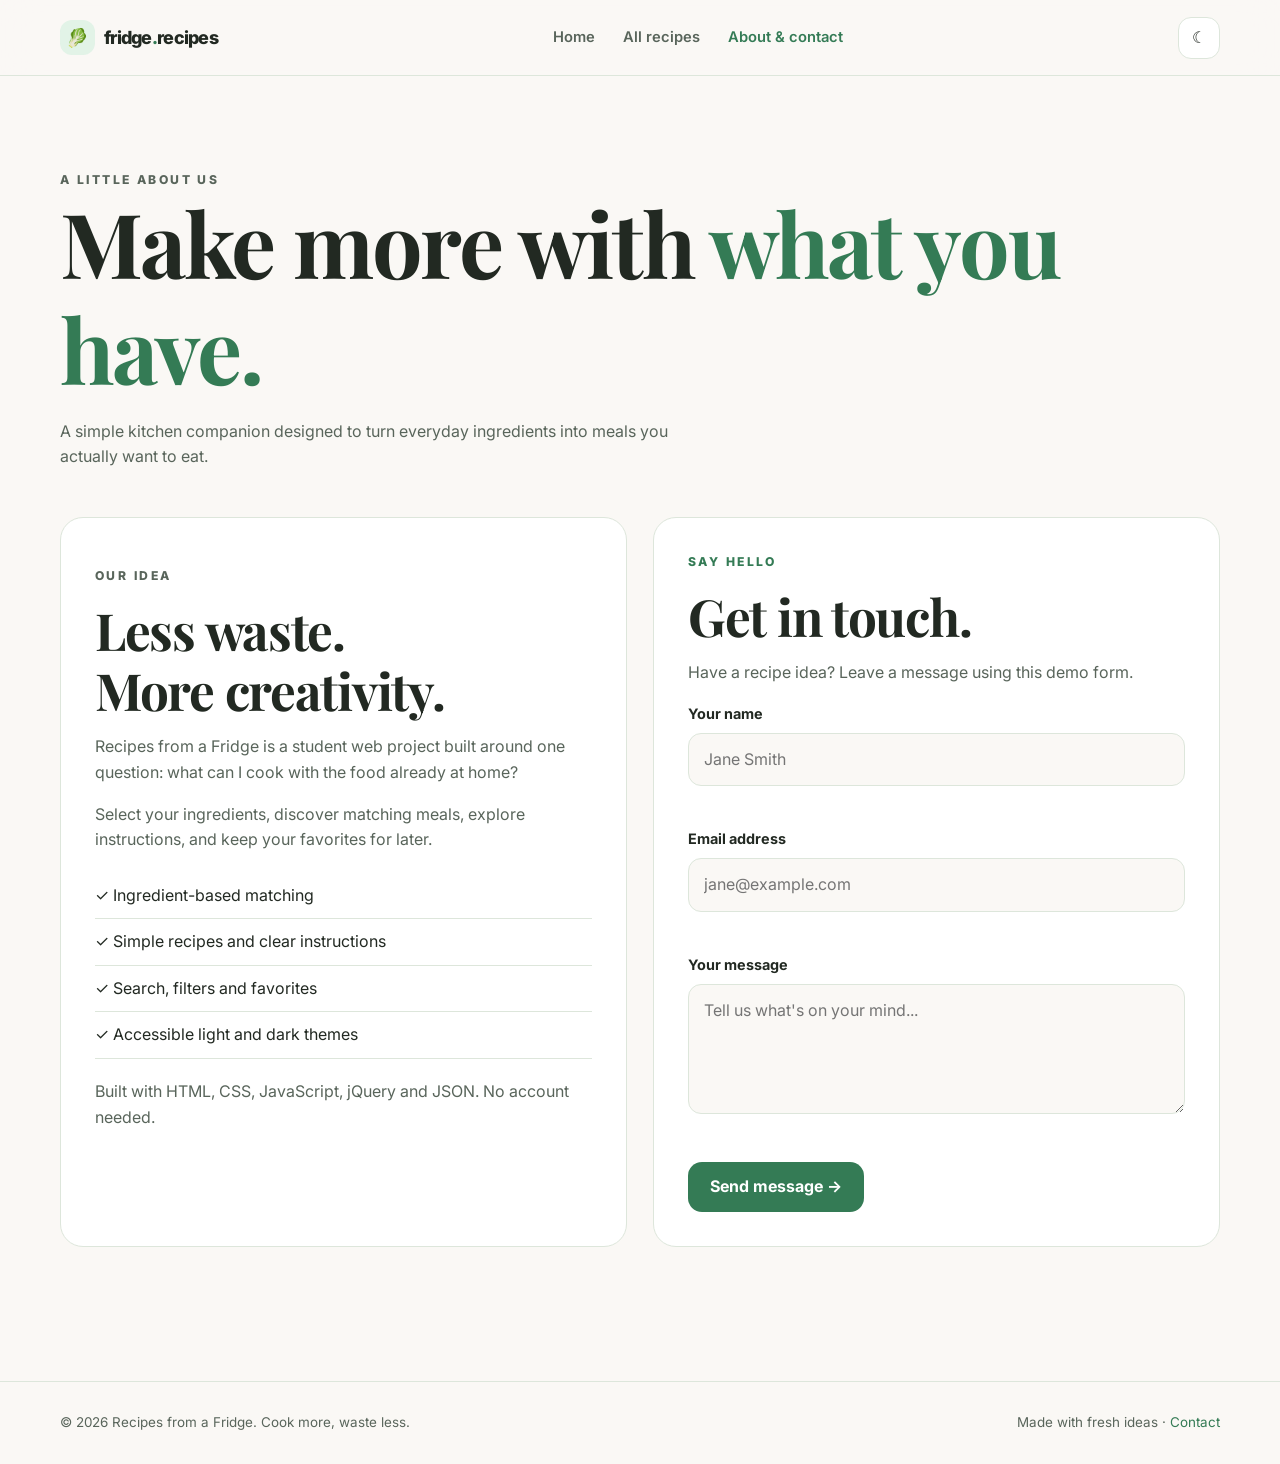
<file: recipes-from-a-fridge/about.html>
<!doctype html>
<html lang="en">
<head>
  <meta charset="utf-8">
  <meta name="viewport" content="width=device-width, initial-scale=1">
  <meta name="description" content="Recipes from a Fridge helps you cook delicious food using the ingredients you already have.">
  <meta name="theme-color" content="#faf8f5">
  <title>About & Contact | Recipes from a Fridge</title>
  <script>try{let t=localStorage.getItem('fridge-theme');t=t?JSON.parse(t):(matchMedia('(prefers-color-scheme: dark)').matches?'dark':'light');document.documentElement.setAttribute('data-theme',t)}catch(e){document.documentElement.setAttribute('data-theme','light')}</script>
  <link rel="preconnect" href="https://fonts.googleapis.com">
  <link rel="preconnect" href="https://fonts.gstatic.com" crossorigin>
  <link rel="stylesheet" href="css/style.css">
  <link rel="stylesheet" href="css/animations.css">
</head>
<body>
<a class="skip-link" href="#main">Skip to content</a>
<header class="site-header">
  <div class="container header-inner">
    <a class="brand" href="index.html" aria-label="Recipes from a Fridge home"><span class="brand-icon" aria-hidden="true">🥬</span><span>fridge<span style="color:var(--accent)">.</span>recipes</span></a>
    <nav class="desktop-nav" aria-label="Main navigation"><a href="index.html">Home</a> <a href="recipes.html">All recipes</a> <a href="about.html" aria-current="page">About & contact</a></nav>
    <div class="header-actions">
      <button id="theme-toggle" class="icon-btn" type="button" aria-label="Toggle color theme">☾</button>
      <button id="menu-toggle" class="icon-btn menu-toggle" type="button" aria-label="Toggle navigation" aria-controls="mobile-nav" aria-expanded="false"><span class="hamburger"></span></button>
    </div>
  </div>
  <nav id="mobile-nav" class="mobile-nav" aria-label="Mobile navigation" style="display:none"><a href="index.html">Home</a> <a href="recipes.html">All recipes</a> <a href="about.html" aria-current="page">About & contact</a></nav>
</header>
<main id="main"><section class="page-heading"><div class="container reveal"><p class="eyebrow">A little about us</p><h1>Make more with <span style="color:var(--accent)">what you have.</span></h1><p>A simple kitchen companion designed to turn everyday ingredients into meals you actually want to eat.</p></div></section><section class="section" style="padding-top:25px"><div class="container about-layout"><article class="about-card reveal reveal--slide"><p class="eyebrow">Our idea</p><h2>Less waste.<br>More creativity.</h2><p>Recipes from a Fridge is a student web project built around one question: what can I cook with the food already at home?</p><p>Select your ingredients, discover matching meals, explore instructions, and keep your favorites for later.</p><ul class="feature-list"><li>✓ Ingredient-based matching</li><li>✓ Simple recipes and clear instructions</li><li>✓ Search, filters and favorites</li><li>✓ Accessible light and dark themes</li></ul><p style="margin-top:20px">Built with HTML, CSS, JavaScript, jQuery and JSON. No account needed.</p></article><section class="contact-card reveal" aria-labelledby="contact-heading"><p class="eyebrow">Say hello</p><h2 id="contact-heading">Get in touch.</h2><p class="muted" style="margin-top:14px">Have a recipe idea? Leave a message using this demo form.</p><form id="contact-form" novalidate><div class="form-group"><label for="contact-name">Your name</label><input class="field" id="contact-name" name="name" type="text" aria-describedby="name-error" autocomplete="name" placeholder="Jane Smith"><p id="name-error" class="form-error" role="alert"></p></div><div class="form-group"><label for="contact-email">Email address</label><input class="field" id="contact-email" name="email" type="email" aria-describedby="email-error" autocomplete="email" placeholder="jane@example.com"><p id="email-error" class="form-error" role="alert"></p></div><div class="form-group"><label for="contact-message">Your message</label><textarea class="field" id="contact-message" name="message" aria-describedby="message-error" placeholder="Tell us what's on your mind..."></textarea><p id="message-error" class="form-error" role="alert"></p></div><button type="submit" class="button">Send message →</button><p id="form-success" class="form-success hidden" role="status" aria-live="polite"></p></form></section></div></section></main>
<footer class="site-footer"><div class="container footer-inner"><span>© <span id="year"></span> Recipes from a Fridge. Cook more, waste less.</span><span>Made with fresh ideas · <a href="about.html">Contact</a></span></div></footer>
<button id="back-to-top" class="icon-btn back-to-top" type="button" aria-label="Back to top">↑</button>
<div id="toast-region" class="toast-region" aria-live="polite" aria-atomic="false"></div>
<div id="recipe-modal" class="modal-root" role="presentation" aria-hidden="true">
  <section class="modal-dialog" role="dialog" aria-modal="true" aria-labelledby="modal-title" tabindex="-1">
    <button id="modal-close" class="icon-btn modal-close" type="button" aria-label="Close recipe">×</button>
    <img id="modal-image" class="modal-image" alt="Recipe photograph" src="[data-uri]">
    <div class="modal-content">
      <p class="eyebrow" id="modal-category"></p><h2 id="modal-title"></h2>
      <div class="modal-meta"><span id="modal-time"></span><span id="modal-difficulty"></span><span id="modal-calories"></span></div>
      <div class="modal-actions"><span style="font-weight:700">Servings</span><div class="servings-control"><button id="servings-decrease" class="icon-btn" type="button" aria-label="Decrease servings">−</button><strong id="servings-count" aria-live="polite"></strong><button id="servings-increase" class="icon-btn" type="button" aria-label="Increase servings">+</button></div><button id="copy-shopping-list" class="button button-outline button-small" type="button">Copy shopping list</button></div>
      <div class="modal-cols"><div><h3>Ingredients</h3><ul id="modal-ingredients" class="ingredient-checklist"></ul></div><div><h3>Instructions</h3><ol id="modal-steps" class="steps-list"></ol></div></div>
    </div>
  </section>
</div>
<script src="https://code.jquery.com/jquery-3.7.1.min.js" integrity="sha256-/JqT3SQfawRcv/BIHPThkBvs0j4B2mfJcgIj8M4sFz0=" crossorigin="anonymous"></script>
<script>if(!window.jQuery){document.write('<script src="js/jquery.min.js"><\/script>')}</script>
<script src="js/main.js" defer></script>
<script src="js/animations.js" defer></script>
<script src="js/modal.js" defer></script>
<script src="js/carousel.js" defer></script>
<script src="js/recipes.js" defer></script>
</body>
</html>
</file>
<file: recipes-from-a-fridge/css/style.css>
@import url('https://fonts.googleapis.com/css2?family=Inter:wght@400;500;600;700;800&family=Playfair+Display:wght@500;600;700&display=swap');
:root{color-scheme:light;--bg:#faf8f5;--surface:#fff;--surface-alt:#f1f4ed;--text:#222922;--muted:#59655b;--line:#dde6db;--accent:#347b55;--accent-soft:#e2f3e7;--orange:#d36a31;--shadow:0 14px 38px rgba(32,53,38,.08);--radius:18px;--header:76px}html[data-theme=dark]{color-scheme:dark;--bg:#16181a;--surface:#222629;--surface-alt:#2c3330;--text:#f2f5f0;--muted:#bbc7bd;--line:#3f4b43;--accent:#7cc89b;--accent-soft:#2f493b;--orange:#ffae78;--shadow:0 14px 38px rgba(0,0,0,.3)}*{box-sizing:border-box}html{scroll-behavior:smooth}body{margin:0;background:var(--bg);color:var(--text);font:16px/1.6 'Inter',sans-serif;transition:background .3s,color .3s}body.modal-open{overflow:hidden}button,input,textarea,select{font:inherit}button{cursor:pointer}button:disabled{cursor:not-allowed;opacity:.45}a{color:inherit;text-decoration:none}img{max-width:100%;display:block}h1,h2,h3{font-family:'Playfair Display',Georgia,serif;line-height:1.18;letter-spacing:-.025em;margin:0}h1{font-size:clamp(2.9rem,8vw,5.6rem)}h2{font-size:clamp(2rem,5vw,3.2rem)}h3{font-size:1.45rem}p{margin:0 0 1rem}button:focus-visible,a:focus-visible,input:focus-visible,textarea:focus-visible,select:focus-visible,[tabindex]:focus-visible{outline:3px solid var(--orange);outline-offset:4px}.container{width:min(1160px,calc(100% - 36px));margin-inline:auto}.section{padding:72px 0}.section-header{display:flex;justify-content:space-between;align-items:end;gap:18px;flex-wrap:wrap;margin-bottom:28px}.section-header p{max-width:570px;color:var(--muted);margin:12px 0 0}.eyebrow{text-transform:uppercase;letter-spacing:.2em;color:var(--accent);font-weight:800;font-size:.76rem;margin-bottom:14px}.muted{color:var(--muted)}.hidden{display:none!important}.skip-link{position:absolute;top:-90px;left:16px;z-index:100;padding:10px 16px;background:var(--surface);border:2px solid var(--accent)}.skip-link:focus{top:12px}.site-header{height:var(--header);position:sticky;top:0;z-index:40;border-bottom:1px solid var(--line);background:color-mix(in srgb,var(--bg) 88%,transparent);backdrop-filter:blur(18px)}.header-inner{height:100%;display:flex;justify-content:space-between;align-items:center;gap:20px}.brand{font-size:1.13rem;font-weight:800;letter-spacing:-.04em;display:inline-flex;align-items:center;gap:9px}.brand-icon{display:grid;place-items:center;background:var(--accent-soft);width:35px;height:35px;border-radius:12px}.desktop-nav{display:none;align-items:center;gap:28px;font-size:.92rem;font-weight:600}.desktop-nav a,.mobile-nav a{color:var(--muted);transition:color .25s}.desktop-nav a:hover,.desktop-nav a[aria-current=page],.mobile-nav a[aria-current=page]{color:var(--accent)}.header-actions{display:flex;align-items:center;gap:9px}.icon-btn{width:42px;height:42px;border:1px solid var(--line);background:var(--surface);border-radius:13px;display:grid;place-items:center;color:var(--text);transition:background .25s,transform .25s}.icon-btn:hover{background:var(--accent-soft);transform:translateY(-1px)}.menu-toggle{position:relative}.hamburger,.hamburger:before,.hamburger:after{display:block;position:absolute;width:18px;height:2px;background:var(--text);transition:transform .25s,top .25s}.hamburger{top:19px;left:11px}.hamburger:before,.hamburger:after{content:'';left:0}.hamburger:before{top:-6px}.hamburger:after{top:6px}.menu-toggle.is-open .hamburger{background:transparent}.menu-toggle.is-open .hamburger:before{top:0;transform:rotate(45deg)}.menu-toggle.is-open .hamburger:after{top:0;transform:rotate(-45deg)}.mobile-nav{display:none;position:absolute;top:var(--header);left:0;right:0;background:var(--surface);border-bottom:1px solid var(--line);padding:16px 24px 24px;box-shadow:var(--shadow)}.mobile-nav a{display:block;padding:10px 4px;font-weight:600}.button{border:0;background:var(--accent);color:#fff;border-radius:14px;padding:12px 22px;display:inline-flex;align-items:center;justify-content:center;gap:9px;font-weight:700;transition:transform .25s,filter .25s,background .25s;min-height:46px}.button:hover{transform:translateY(-2px);filter:brightness(.93)}html[data-theme=dark] .button{color:#162219}.button-outline{background:transparent;color:var(--text);border:1px solid var(--line)}html[data-theme=dark] .button-outline{color:var(--text)}.button-small{font-size:.85rem;padding:8px 14px;min-height:37px}.hero{padding:62px 0 32px}.hero-grid{display:grid;gap:34px;align-items:center}.hero h1 span{color:var(--accent)}.hero-text{max-width:560px;color:var(--muted);font-size:1.05rem;margin:24px 0 30px}.hero-visual{min-height:320px;position:relative;border-radius:28px;overflow:hidden;background:#d3e7cf;box-shadow:var(--shadow)}.hero-visual img{width:100%;height:100%;object-fit:cover;position:absolute;inset:0}.hero-float{position:absolute;right:16px;bottom:18px;padding:15px 18px;background:color-mix(in srgb,var(--surface) 91%,transparent);border-radius:15px;box-shadow:var(--shadow);max-width:225px}.hero-float b{display:block;color:var(--accent)}.picker-panel{border:1px solid var(--line);border-radius:24px;background:var(--surface);box-shadow:var(--shadow);padding:24px}.picker-top{display:flex;align-items:center;justify-content:space-between;gap:12px;flex-wrap:wrap}.ingredient-input-wrap{position:relative;margin:16px 0 12px}.field{width:100%;border:1px solid var(--line);border-radius:13px;background:var(--bg);padding:13px 15px;color:var(--text);outline:none;transition:border-color .25s}.field:focus{border-color:var(--accent)}.suggestions{position:absolute;top:calc(100% + 5px);left:0;right:0;z-index:15;list-style:none;margin:0;padding:6px;background:var(--surface);border:1px solid var(--line);border-radius:13px;box-shadow:var(--shadow);max-height:220px;overflow:auto}.suggestions button{display:block;width:100%;text-align:left;background:none;border:0;color:var(--text);padding:9px 12px;border-radius:8px}.suggestions button:hover,.suggestions button:focus{background:var(--accent-soft)}.chip-row,.selected-tags,.filter-tags{display:flex;flex-wrap:wrap;gap:9px}.chip,.tag{border:1px solid var(--line);background:var(--surface-alt);color:var(--text);border-radius:100px;padding:7px 12px;font-size:.84rem;font-weight:600;transition:background .25s}.chip:hover,.chip[aria-pressed=true]{background:var(--accent-soft);border-color:var(--accent)}.tag{background:var(--accent-soft);border-color:transparent;display:inline-flex;align-items:center;gap:8px}.tag button{background:none;border:0;color:var(--text);font-size:1.1rem;line-height:1;padding:0 2px}.selected-tags{margin:14px 0;min-height:12px}.picker-actions{display:flex;flex-wrap:wrap;gap:10px;margin-top:20px}.results-panel{margin-top:28px}.recipe-grid{display:grid;grid-template-columns:1fr;gap:22px}.recipe-card{background:var(--surface);border:1px solid var(--line);border-radius:var(--radius);overflow:hidden;box-shadow:var(--shadow);transition:transform .3s,box-shadow .3s;cursor:pointer;min-width:0}.recipe-card:hover{transform:translateY(-5px);box-shadow:0 18px 40px rgba(31,49,34,.15)}.card-image{height:215px;position:relative;overflow:hidden;background:var(--surface-alt)}.card-image img{width:100%;height:100%;object-fit:cover;transition:transform .5s}.recipe-card:hover .card-image img{transform:scale(1.045)}.card-body{padding:18px}.card-top{display:flex;align-items:center;justify-content:space-between;gap:10px;color:var(--accent);font-size:.76rem;text-transform:uppercase;letter-spacing:.1em;font-weight:800;margin-bottom:8px}.favorite-btn{position:absolute;top:12px;right:12px;background:var(--surface);color:var(--text);border:0;width:40px;height:40px;border-radius:50%;font-size:1.25rem;box-shadow:var(--shadow)}.favorite-btn.is-favorite{color:#c64657}.card-title{font-size:1.42rem;margin-bottom:10px}.card-meta{display:flex;flex-wrap:wrap;gap:12px;color:var(--muted);font-size:.84rem}.match-badge{display:inline-block;background:var(--accent-soft);color:var(--accent);font-size:.75rem;border-radius:100px;padding:5px 10px;letter-spacing:0;text-transform:none}.missing{font-size:.8rem;color:var(--muted);margin:10px 0 0;line-height:1.5}.featured-carousel{position:relative;overflow:hidden;padding:10px 2px 20px}.carousel-track{display:flex;gap:20px;transition:transform .5s cubic-bezier(.22,.65,.25,1);will-change:transform}.carousel-slide{flex:0 0 100%;min-width:0}.carousel-controls{display:flex;align-items:center;justify-content:space-between;margin-top:20px;gap:14px}.carousel-dots{display:flex;gap:9px;justify-content:center;align-items:center}.carousel-dot{width:10px;height:10px;background:var(--line);border:0;border-radius:30px;padding:0;transition:width .3s,background .3s}.carousel-dot[aria-current=true]{width:29px;background:var(--accent)}.carousel-arrows{display:flex;gap:8px}.page-heading{padding:76px 0 22px}.page-heading p{max-width:620px;margin:18px 0 0;color:var(--muted)}.filter-panel{background:var(--surface);border:1px solid var(--line);padding:20px;border-radius:20px;margin-bottom:25px}.filter-grid{display:grid;grid-template-columns:1fr;gap:16px}.filter-field label{display:block;font-weight:700;margin-bottom:8px;font-size:.85rem}.filter-field input[type=range]{width:100%;accent-color:var(--accent)}.filter-bottom{display:flex;flex-wrap:wrap;align-items:center;justify-content:space-between;gap:12px;margin-top:18px}.filter-check{display:flex;align-items:center;gap:8px;font-weight:600;font-size:.9rem}.filter-check input{accent-color:var(--accent);width:17px;height:17px}.results-count{color:var(--muted);font-size:.86rem}.empty-state{text-align:center;padding:60px 25px;background:var(--surface);border:1px dashed var(--line);border-radius:20px}.empty-state .emoji{font-size:3rem;margin-bottom:14px}.empty-state p{color:var(--muted);margin-top:12px}.about-layout{display:grid;gap:26px}.about-card,.contact-card{background:var(--surface);border:1px solid var(--line);border-radius:23px;padding:26px}.about-card p{color:var(--muted);margin-top:14px}.feature-list{margin:20px 0 0;padding:0;list-style:none}.feature-list li{padding:10px 0;border-bottom:1px solid var(--line)}.form-group{margin:15px 0}.form-group label{display:block;font-size:.9rem;font-weight:700;margin-bottom:8px}.form-error{min-height:21px;color:#c04545;font-size:.83rem;margin:5px 0 0}.form-success{margin-top:15px;padding:12px 14px;border-radius:12px;background:var(--accent-soft);color:var(--accent)}textarea.field{resize:vertical;min-height:130px}.site-footer{border-top:1px solid var(--line);padding:30px 0;margin-top:44px}.footer-inner{display:flex;justify-content:space-between;align-items:center;flex-wrap:wrap;gap:16px;font-size:.84rem;color:var(--muted)}.footer-inner a{color:var(--accent)}.back-to-top{position:fixed;bottom:22px;right:22px;z-index:35;opacity:0;pointer-events:none;transform:translateY(12px);transition:opacity .3s,transform .3s}.back-to-top.visible{opacity:1;pointer-events:auto;transform:translateY(0)}.toast-region{position:fixed;right:16px;bottom:75px;z-index:90;display:flex;flex-direction:column;gap:9px;pointer-events:none}.toast{background:var(--text);color:var(--bg);padding:11px 17px;border-radius:13px;box-shadow:var(--shadow);max-width:300px}.modal-root{position:fixed;inset:0;z-index:70;display:none;align-items:center;justify-content:center;padding:18px;background:rgba(12,18,14,.72);opacity:0;transition:opacity .25s}.modal-root.is-visible{opacity:1}.modal-dialog{width:min(760px,100%);max-height:min(92vh,900px);background:var(--surface);border-radius:22px;overflow:auto;position:relative;transform:translateY(16px) scale(.97);transition:transform .3s;box-shadow:0 30px 80px rgba(0,0,0,.35)}.modal-root.is-visible .modal-dialog{transform:translateY(0) scale(1)}.modal-close{position:sticky;top:15px;float:right;margin:15px -53px 0 0;right:15px;z-index:5}.modal-image{height:245px;width:100%;object-fit:cover;background:var(--surface-alt)}.modal-content{padding:24px}.modal-content h2{font-size:2.25rem}.modal-meta{display:flex;gap:16px;flex-wrap:wrap;color:var(--muted);font-size:.9rem;margin:14px 0 22px}.modal-cols{display:grid;gap:24px}.modal-cols h3{font-size:1.4rem;margin-bottom:12px}.ingredient-checklist{padding:0;list-style:none;margin:0}.ingredient-checklist li{padding:7px 0;border-bottom:1px solid var(--line)}.ingredient-checklist label{display:flex;gap:10px;align-items:center;cursor:pointer}.ingredient-checklist input{accent-color:var(--accent)}.ingredient-checklist input:checked+span{text-decoration:line-through;opacity:.55}.steps-list{margin:0;padding-left:23px}.steps-list li{padding:0 0 11px 3px}.modal-actions{display:flex;gap:10px;flex-wrap:wrap;align-items:center;margin:20px 0}.servings-control{display:flex;gap:12px;align-items:center}.servings-control .icon-btn{width:34px;height:34px;border-radius:10px}.skeleton{background:linear-gradient(100deg,var(--surface-alt) 25%,var(--line) 43%,var(--surface-alt) 64%);background-size:200% 100%;animation:shimmer 1.4s linear infinite;border-radius:14px;height:310px}.error-panel{padding:22px;border:1px solid var(--line);border-radius:16px;background:var(--surface);color:var(--muted)}@keyframes shimmer{to{background-position-x:-200%}}@media(min-width:600px){.container{width:min(1160px,calc(100% - 56px))}.recipe-grid{grid-template-columns:repeat(2,minmax(0,1fr))}.carousel-slide{flex-basis:calc((100% - 20px)/2)}.filter-grid{grid-template-columns:repeat(2,minmax(0,1fr))}.modal-cols{grid-template-columns:1fr 1.1fr}.modal-image{height:295px}.modal-content{padding:30px}.hero-visual{min-height:390px}}@media(min-width:900px){.desktop-nav{display:flex}.menu-toggle,.mobile-nav{display:none!important}.hero-grid{grid-template-columns:1fr 1fr;gap:55px}.hero{padding:80px 0 50px}.hero-visual{min-height:480px}.recipe-grid{grid-template-columns:repeat(3,minmax(0,1fr))}.carousel-slide{flex-basis:calc((100% - 40px)/3)}.filter-grid{grid-template-columns:1.5fr repeat(3,minmax(0,1fr))}.about-layout{grid-template-columns:1fr 1fr}.about-card,.contact-card{padding:34px}.section{padding:90px 0}}@media(min-width:1200px){.hero h1{font-size:5.5rem}.hero-visual{min-height:510px}}@media(prefers-reduced-motion:reduce){html{scroll-behavior:auto}*,*:before,*:after{animation-duration:.01ms!important;transition-duration:.01ms!important}}
</file>
<file: recipes-from-a-fridge/css/animations.css>
.reveal{opacity:0;transform:translateY(23px);transition:opacity .65s ease,transform .65s ease}.reveal--fade{transform:none}.reveal--slide{transform:translateX(-22px)}.reveal.is-revealed{opacity:1;transform:translate(0,0)}.recipe-grid .recipe-card:nth-child(3n+2){transition-delay:.08s}.recipe-grid .recipe-card:nth-child(3n+3){transition-delay:.16s}.results-panel.entering{animation:results-in .4s ease}.form-error:not(:empty){animation:error-in .25s ease}.toast{animation:toast-in .3s ease}.toast.leaving{opacity:0;transform:translateX(15px);transition:opacity .3s,transform .3s}@keyframes results-in{from{opacity:0;transform:translateY(12px)}to{opacity:1;transform:translateY(0)}}@keyframes error-in{from{opacity:0;transform:translateY(-5px)}to{opacity:1;transform:translateY(0)}}@keyframes toast-in{from{opacity:0;transform:translateY(14px)}to{opacity:1;transform:translateY(0)}}@media(prefers-reduced-motion:reduce){.reveal{opacity:1;transform:none}.recipe-grid .recipe-card{transition-delay:0}}
</file>
